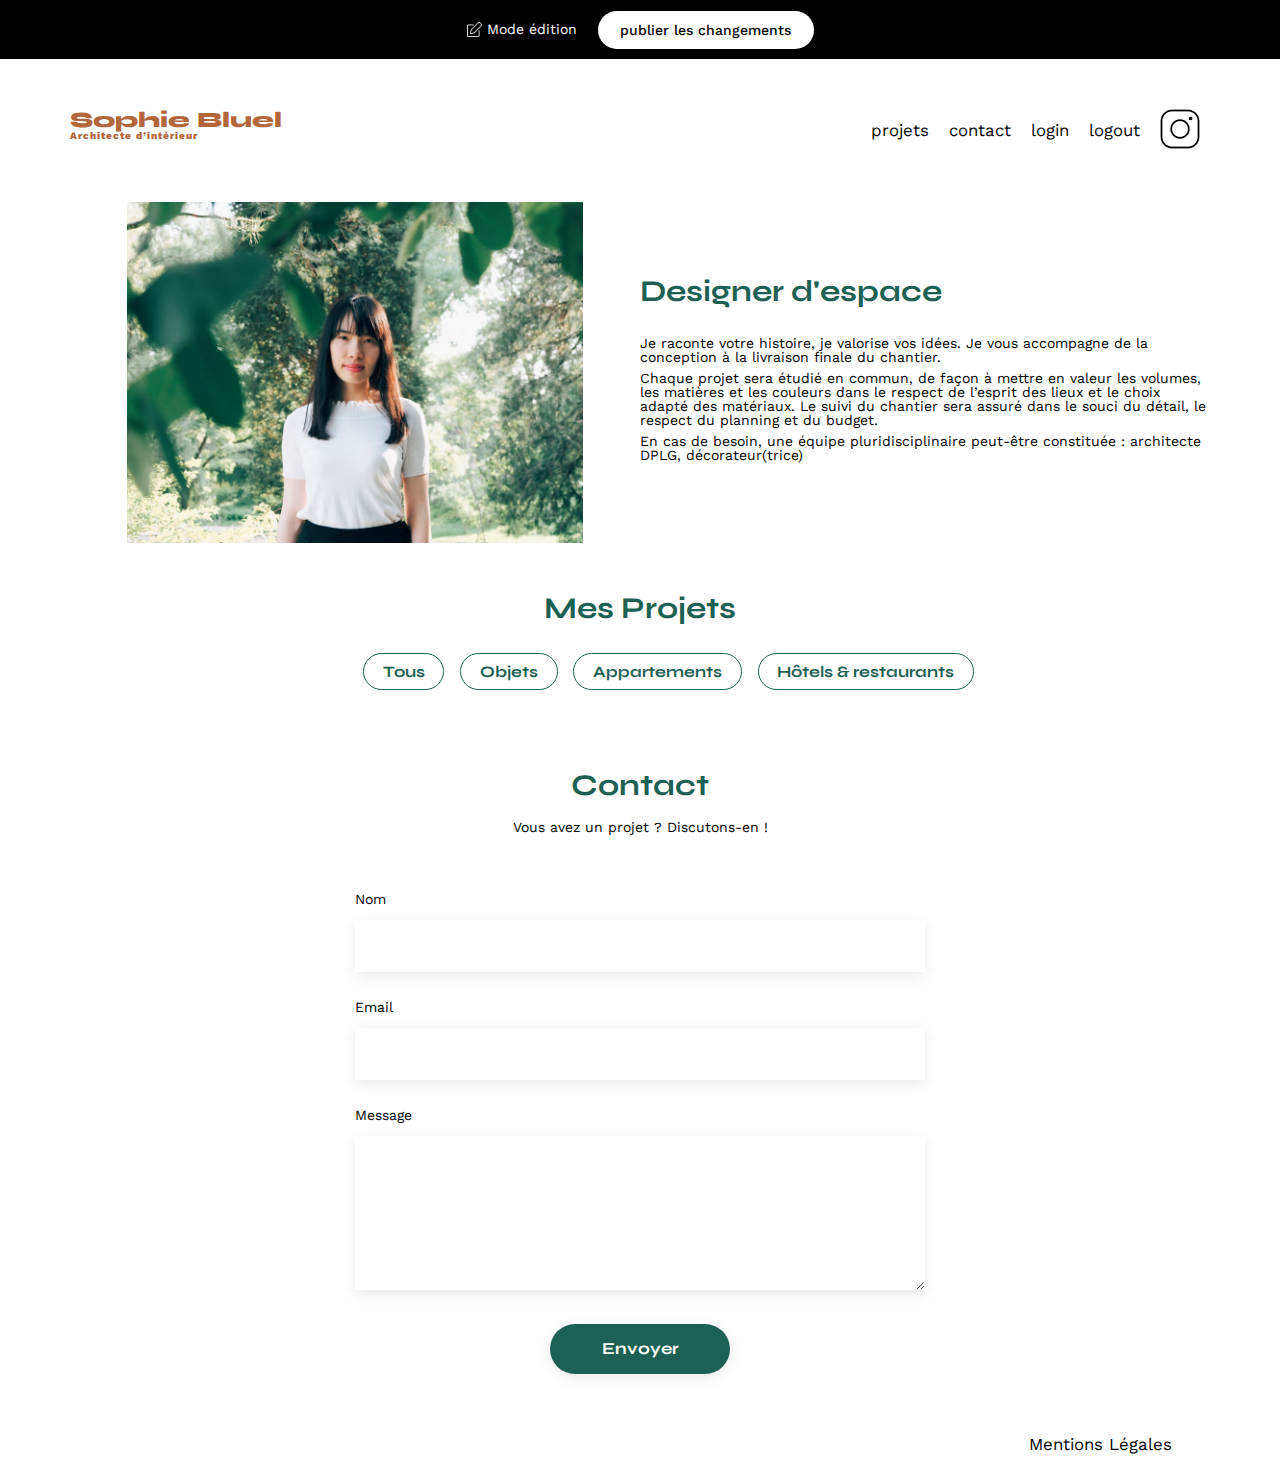
<file: FrontEnd/index.html>
<!DOCTYPE html>
<html lang="fr">

<head>
  <meta charset="UTF-8">
  <title>Sophie Bluel - Architecte d'intérieur</title>
  <meta name="viewport" content="width=device-width, initial-scale=1.0">
  <link rel="preconnect" href="https://fonts.googleapis.com">
  <link rel="preconnect" href="https://fonts.gstatic.com" crossorigin>
  <link href="https://fonts.googleapis.com/css2?family=Syne:wght@700;800&family=Work+Sans&display=swap"
    rel="stylesheet">
  <meta name="description" content="">
  <link rel="stylesheet" href="./assets/style.css">
  <link rel="stylesheet" href="./assets/stylePerso.css">
</head>

<body>
  <div id="edition" class="flex jc-cent ai-cent col-white">
    <div id="mod-edition" class="flex">
      <img src="./assets/icons/modifBlanc.png" alt="">
      <p>Mode édition</p>
    </div>
    <button id="publier-change" class="ff-worksans border">publier les changements</button>
  </div>
  <div id="conteneur">
    <header>
      <div class="en-tete">
        <h1>Sophie Bluel <span>Architecte d’intérieur</span></h1>
        <nav>
          <ul>
            <li><a href="./index.html">projets</a></li>
            <li><a href="#">contact</a></li>
            <li id="lien-login"><a href="./login.html">login</a></li>
            <li id="lien-logout"><a href="./index.html">logout</a></li>
            <li><img src="./assets/icons/instagram.png" alt="Instagram"></li>
          </ul>
        </nav>
      </div>
    </header>

    <main>
      <section id="introduction">
        <figure>
          <img id="photo-profil" src="./assets/images/sophie-bluel.png" alt="">
          <div id="btn-modif-profil">
            <a href="modal-profil" id="modif-profil" class="flex fd-row jc-spabet"><img src="./assets/icons/modif.png"
                class="modif-img" alt="">Modifier</a>
          </div>
        </figure>
        <article>
          <h2>Designer d'espace</h2>
          <p>
            Je raconte votre histoire, je valorise vos idées. Je vous accompagne
            de la conception à la livraison finale du chantier.
          </p>
          <p>
            Chaque projet sera étudié en commun, de façon à mettre en valeur les
            volumes, les matières et les couleurs dans le respect de l’esprit
            des lieux et le choix adapté des matériaux. Le suivi du chantier
            sera assuré dans le souci du détail, le respect du planning et du
            budget.
          </p>
          <p>
            En cas de besoin, une équipe pluridisciplinaire peut-être constituée
            : architecte DPLG, décorateur(trice)
          </p>
        </article>
      </section>
      <section id="portfolio">
        <div id="projets" class="flex jc-cent">
          <h2>Mes Projets</h2>
          <div id="btn-modif-projet">
            <a href="#modal-modif" id="modif-projet" class="flex fd-row jc-spabet"><img src="./assets/icons/modif.png"
                class="modif-img" alt="">Modifier</a>
          </div>
        </div>
        <div id="btn" class="flex jc-spaaro">
          <button class="bouton" id="btn-tous" data-name="All">Tous</button>
          <button class="bouton" id="btn-objets" data-name="Objets">
            Objets
          </button>
          <button class="bouton" id="btn-appartements" data-name="Appartements">
            Appartements
          </button>
          <button class="bouton" id="btn-hot-resto" data-name="Hotels & restaurants">
            Hôtels & restaurants
          </button>
        </div>
        <div class="gallery">
        </div>
      </section>
      <section id="contact">
        <h2>Contact</h2>
        <p>Vous avez un projet ? Discutons-en !</p>
        <form action="#" method="post">
          <label for="name">Nom</label>
          <input type="text" name="name" id="name">
          <label for="email">Email</label>
          <input type="email" name="email" id="email">
          <label for="message">Message</label>
          <textarea name="message" id="message" cols="30" rows="10"></textarea>
          <input type="submit" value="Envoyer">
        </form>
      </section>
    </main>

    <footer>
      <nav>
        <ul>
          <li>Mentions Légales</li>
        </ul>
      </nav>
    </footer>
  </div>
  <script type="module" src="./script.js"></script>
  <script type="module" src="./scriptAdmin.js"></script>
</body>

</html>
</file>
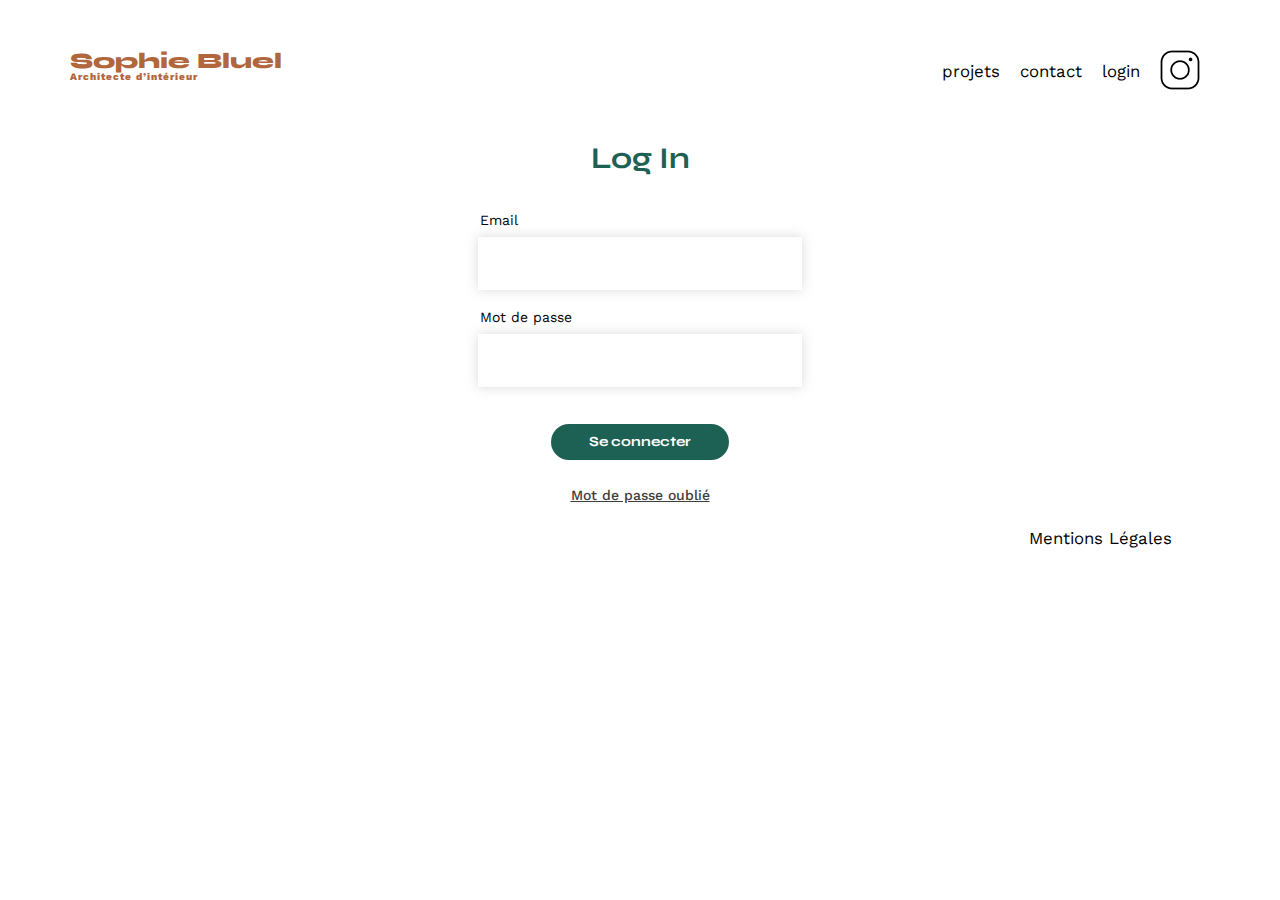
<file: FrontEnd/login.html>
<!DOCTYPE html>
<html lang="fr">

<head>
  <meta charset="UTF-8" />
  <title>Sophie Bluel - Architecte d'intérieur</title>
  <meta name="viewport" content="width=device-width, initial-scale=1.0" />
  <link rel="preconnect" href="https://fonts.googleapis.com" />
  <link rel="preconnect" href="https://fonts.gstatic.com" crossorigin />
  <link href="https://fonts.googleapis.com/css2?family=Syne:wght@700;800&family=Work+Sans&display=swap"
    rel="stylesheet" />
  <meta name="description" content="" />
  <link rel="stylesheet" href="./assets/style.css" />
  <link rel="stylesheet" href="./assets/stylePerso.css" />
</head>

<body>
  <div id="conteneur">
    <header>
      <div class="en-tete">
        <h1>Sophie Bluel <span>Architecte d’intérieur</span></h1>
        <nav>
          <ul>
            <li><a href="./index.html">projets</a></li>
            <li>contact</li>
            <li><a href="./login.html">login</a></li>
            <li><img src="./assets/icons/instagram.png" alt="Instagram" /></li>
          </ul>
        </nav>
      </div>
    </header>
    <main>
      <div id="login" class="flex fd-col ai-cent">
        <h2>Log In</h2>
        <form id="connexion" class="flex fd-col ai-cent" name="connexion" action="" method="POST">
          <label for="email">Email</label>
          <input type="email" name="email" id="mail" class="border" required />
          <label for="password">Mot de passe</label>
          <input type="password" name="password" id="password" class="border" required />
          <input id="btn-connexion" class="ff-syne col-white border" type="submit" name="connexion"
            value="Se connecter" />
        </form>
        <a href="#" id="oublie" class="ff-worksans">Mot de passe oublié</a>
      </div>
    </main>
    <footer id="foot-login">
      <nav>
        <ul>
          <li>Mentions Légales</li>
        </ul>
      </nav>
    </footer>
  </div>
  <script type="module" src="./scriptLogin.js"></script>
</body>

</html>
</file>
<file: FrontEnd/assets/stylePerso.css>
.flex{
  display: flex;
}
.fd-col{
  flex-direction: column
}
.fd-row{
  flex-direction: row;
}
.jc-cent{
  justify-content: center;
}
.jc-spabet{
  justify-content: space-between;
}
.jc-spaaro{
  justify-content: space-around;
}
.jc-fleend{
  justify-content: flex-end;
}
.ai-cent{
  align-items: center;
}
.ff-syne{
  font-family: "Syne", sans-serif;
  font-weight: 700;
  font-size: 14px;
}
.ff-worksans{
  font-family: 'Work Sans';
  font-weight: 500;
  font-size: 14px;
}
.col-white{
  color: #fff;
}
.border{
  border: 0;
}
.background{
  background: #fff;
}
#btn-modif-profil,
#btn-modif-projet {
  display: none;
}
#edition {
  margin-bottom: 10px;
  height: 59px;
  background-color: #000000;
  max-width: 100vw;
}
#edition button {
  width: 216px;
  height: 38px;
  border-radius: 60px;
  background-color: #fff;
}
#mod-edition {
  margin-right: 21px;
}
#edition img {
  margin-right: 5px;
  width: 15px;
}
#modif-profil,
#modif-projet {
  font-weight: 400;
  font-size: 14px;
  width: 80px;
}
#modif-profil img,
#modif-projet img {
  width: 15px;
  margin: 0;
}
#modif-profil {
  margin: 15px 0 0 57px;
}
#modif-projet {
  margin-left: 15px;
  padding-top: 9px;
}

/* Bouton page d'accueille */
#btn {
  width: 55%;
  margin-left: 25%;
  margin-bottom: 30px;
}
.bouton {
  font-family: "Syne";
  font-weight: 700;
  font-size: 16px;
  height: 37px;
  padding: 0 3% 0 3%;
  background-color: #fff;
  color: #1d6154;
  border: 1px #1d6154 solid;
  border-radius: 20px;
}
.bouton:hover {
  background-color: #1d6154;
  color: #fff;
}
figcaption{
  margin-top: 5px;
}

/* Page login */
a {
  text-decoration: none;
  color: #000;
}
li a:hover {
  color: #b1663c;
}
#login {
  width: 40%;
  margin-left: 30%;
}
#connexion {
  width: 70%;
  margin-top: 20px;
}
#connexion label {
  align-items: flex-start;
  width: 100%;
  margin: 20px 0 10px 0;
}
#mail,
#password {
  width: 100%;
  height: 51px;
  box-shadow: 0px 0px 12px #d9d9d9;
}
#btn-connexion {
  margin-top: 37px;
  border-radius: 20px;
  width: 56%;
  height: 36px;
  background-color: #1d6154;
}
#btn-connexion:active {
  background: #0e2f28;
}
#oublie {
  color: #3d3d3d;
  text-decoration: underline;
}

/* modal */
.modal {
  position: fixed;
  top: 0;
  left: 0;
  width: 100%;
  height: 100%;
  background: rgba(0, 0, 0, 0.3);
}
.modal-wrapper {
  overflow: auto;
  width: 40%;
  max-width: calc(100vw - 20px);
  max-height: calc(100vh - 20px);
  padding: 30px;
  background: #fff;
  border-radius: 10px;
}
.ferme-modal img, #retour-modal img{
  width: 20px;
}
#titreModal{
  font-weight: 400;
  font-size: 26px;
  font-family: "Work Sans";
}
#titreModal{
  margin-bottom: 46px;
}
#media {
  display: grid;
  grid-template-columns: 1fr 1fr 1fr 1fr 1fr;
  gap: 2%;
  object-fit: cover;
  width: 70%;
  padding: 15px 0 70px 0;
  border-bottom: #b3b3b3 solid 1px;
}
#ajout-photo {
  width: 45%;
  padding: 10px 0 10px 0;
  margin-top: 38px;
  border-radius: 60px;
  background-color: #1d6154;
}
#suppr-galerie {
  color: #d65353;
  margin-top: 23px;
}
 #media img{ 
  width: 90px;
  height: 120px;
}
.fig {
  position: relative;
  margin-bottom: 10px;
}
.div-poubelle, #div-poubelle2{
  background: #000 url("./icons/Vector.png") no-repeat center; 
  border-radius: 2px;
  position: absolute;
  top: 5px;
  bottom: 0;
  right: 0;
  width: 17px;
  height: 17px;
}
.div-poubelle{
  left: 68px;
} 
#div-poubelle2{
  left: 102px;
}
.img-confirmation {
  width: 200px;
  height: 250px;
}

/* Modal ajout */
#retour-fermer{
  width: 100%;
}
#nouvelle-img{
background-color: #E8F1F7;
border-radius: 3px;
width: 63%;
height: 170px;
margin-top: 36px;
}
#nouvelle-img p{
  margin-bottom: 19px;
}
#vierge{
  margin-top: 15px;
  width: 56px;
  height: 58px;
}
#ajouter-photo{
  color: #306685;
  background-color: #CBD6DC;
  border-radius: 50px;
  width: 173px;
  height: 36px;
  text-align: center;
  margin-top: 10px;
}
#form-ajout{
  width: 63%;
  padding: 30px 0 47px 0;
  border-bottom: 1px solid #B3B3B3;
}
#form-ajout label{
  margin-bottom: 10px;
}
#champ-titre, #champ-categorie{
  height: 50px;
  padding-left: 16px;
  box-shadow: 0px 4px 14px rgba(0, 0, 0, 0.09);
}
#champ-titre{
  margin-bottom: 21px;
}
#ajout-valider{
  margin: 31px 0 20px 0;
  width: 40%;
  height: 36px;
  font-family: 'Syne';
  font-weight: 700;
  font-size: 14px;
  background-color: #A7A7A7;
  border-radius: 60px;
}

/* Modal profil */
#img-profil{
  margin-top: 15px;
}
#img-profil img{
  width: 125px;
  height: 100px;
  object-fit: cover;
}
#img-profil{
  display: grid;
  grid-template-columns: 1fr;
}

/* Confirmation */
.ferme-modal {
  width: 20px;
  align-self: end;
}
#confirme-img img{
  width: 200px;
  height: 300px;
  object-fit: cover;
  margin-top: 30px;
}
#btn-confirme{
  width: 60%;
}
#valide-suppr {
  width: 30%;
  padding: 10px 0 10px 0;
  margin-top: 30px;
  border-radius: 60px;
  background-color: #1d6154;
}
#annule-suppr {
  width: 30%;
  padding: 10px 0 10px 0;
  margin-top: 30px;
  border-radius: 60px;
  border: #d65353 2px solid;
  background-color: #d65353;
}
</file>
<file: FrontEnd/assets/style.css>
/* http://meyerweb.com/eric/tools/css/reset/
   v2.0 | 20110126
   License: none (public domain)
*/

html,
body,
div,
span,
applet,
object,
iframe,
h1,
h2,
h3,
h4,
h5,
h6,
p,
blockquote,
pre,
a,
abbr,
acronym,
address,
big,
cite,
code,
del,
dfn,
em,
img,
ins,
kbd,
q,
s,
samp,
small,
strike,
strong,
sub,
sup,
tt,
var,
b,
u,
i,
center,
dl,
dt,
dd,
ol,
ul,
li,
fieldset,
form,
label,
legend,
table,
caption,
tbody,
tfoot,
thead,
tr,
th,
td,
article,
aside,
canvas,
details,
embed,
figure,
figcaption,
footer,
header,
hgroup,
menu,
nav,
output,
ruby,
section,
summary,
time,
mark,
audio,
video {
  margin: 0;
  padding: 0;
  border: 0;
  font-size: 100%;
  font: inherit;
  vertical-align: baseline;
}
/* HTML5 display-role reset for older browsers */
article,
aside,
details,
figcaption,
figure,
footer,
header,
hgroup,
menu,
nav,
section {
  display: block;
}
body {
  line-height: 1;
}
ol,
ul {
  list-style: none;
}
blockquote,
q {
  quotes: none;
}
blockquote:before,
blockquote:after,
q:before,
q:after {
  content: "";
  content: none;
}
table {
  border-collapse: collapse;
  border-spacing: 0;
}
/** end reset css**/
#conteneur{
   max-width: 1140px; 
   margin: auto;
}
body {
  font-family: "Work Sans";
  font-size: 14px;
}
header .en-tete {
  display: flex;
  justify-content: space-between;
  margin: 50px 0;
}
section {
  margin: 50px 0;
}

h1 {
  display: flex;
  flex-direction: column;
  font-family: "Syne";
  font-size: 22px;
  font-weight: 800;
  color: #b1663c;
}

h1 > span {
  font-family: "Work Sans";
  font-size: 10px;
  letter-spacing: 0.1em;
}

h2 {
  font-family: "Syne";
  font-weight: 700;
  font-size: 30px;
  color: #1d6154;
}
nav ul {
  display: flex;
  align-items: center;
  list-style-type: none;
}
nav li {
  padding: 0 10px;
  font-size: 1.2em;
}

li:hover {
  color: #b1663c;
}
#introduction {
  display: flex;
  align-items: center;
}
#introduction figure {
  flex: 1;
}
#photo-profil {
  display: block;
  margin: auto;
  width: 80%;
}

#introduction article {
  flex: 1;
}
#introduction h2 {
  margin-bottom: 1em;
}

#introduction p {
  margin-bottom: 0.5em;
}
#portfolio h2 {
  text-align: center;
  margin-bottom: 1em;
}
.gallery {
  width: 100%;
  display: grid;
  grid-template-columns: 1fr 1fr 1fr;
  grid-column-gap: 20px;
  grid-row-gap: 20px;
}

.gallery img {
  width: 100%;
}
#contact {
  width: 50%;
  margin: auto;
}
#contact > * {
  text-align: center;
}
#contact h2 {
  margin-bottom: 20px;
}
#contact form {
  text-align: left;
  margin-top: 30px;
  display: flex;
  flex-direction: column;
}

#contact input {
  height: 50px;
  font-size: 1.2em;
  border: none;
  box-shadow: 0px 4px 14px rgba(0, 0, 0, 0.09);
}
#contact label {
  margin: 2em 0 1em 0;
}
#contact textarea {
  border: none;
  box-shadow: 0px 4px 14px rgba(0, 0, 0, 0.09);
}

input[type="submit"] {
  font-family: "Syne";
  font-weight: 700;
  color: white;
  background-color: #1d6154;
  margin: 2em auto;
  width: 180px;
  text-align: center;
  border-radius: 60px;
}

footer nav ul {
  display: flex;
  justify-content: flex-end;
  margin: 2em;
}
</file>
